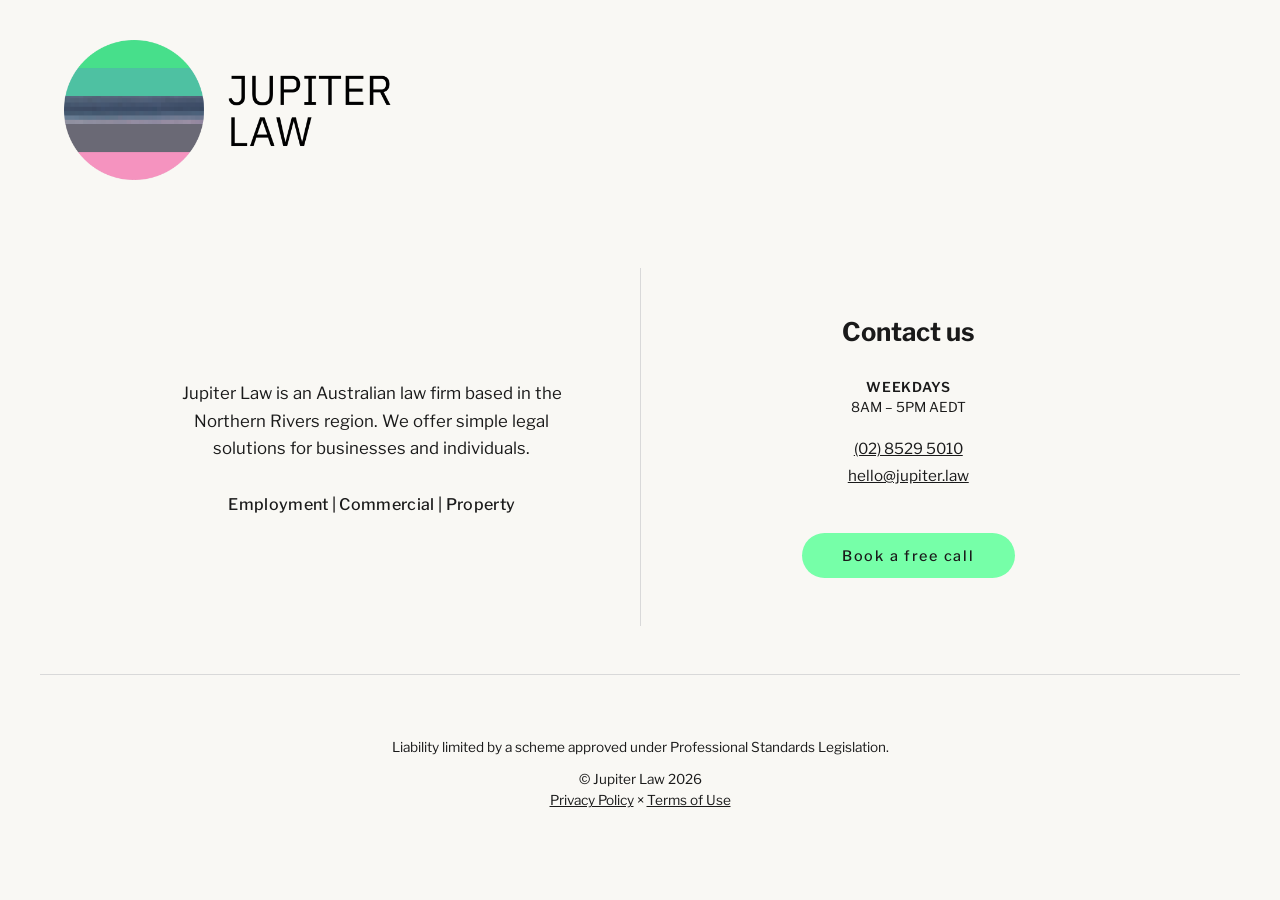
<file: index.html>
<!DOCTYPE html>
<html lang="en-AU">
<head>
  <meta charset="UTF-8">
  <meta name="viewport" content="width=device-width, initial-scale=1.0">
  <title>Jupiter Law | Online Law Firm</title>
  <link rel="icon" type="image/webp" href="images/favicon.webp">
  <meta name="description" content="Jupiter Law is an Australian law firm based in the Northern Rivers region. We offer simple legal solutions for businesses and individuals.">
  <link rel="canonical" href="https://jupiter.law/">
  <link rel="alternate" hreflang="en-AU" href="https://jupiter.law/">
  <meta property="og:title" content="Jupiter Law | Online Law Firm">
  <meta property="og:description" content="Jupiter Law is an Australian law firm based in the Northern Rivers region. We offer simple legal solutions for businesses and individuals.">
  <meta property="og:url" content="https://jupiter.law/">
  <meta property="og:type" content="website">
  <meta property="og:image" content="https://jupiter.law/images/logo-icon.webp">
  <link rel="preconnect" href="https://fonts.googleapis.com">
  <link rel="preconnect" href="https://fonts.gstatic.com" crossorigin>
  <link rel="stylesheet" href="https://fonts.googleapis.com/css2?family=Libre+Franklin:ital,wght@0,100..900;1,100..900&display=swap">
  <link rel="stylesheet" href="style.css">
</head>
<body class="home">

  <!-- Header -->
  <header class="header">
    <h1 class="logo-heading">
      <a href="/"><img src="images/logo-icon.webp" alt="Jupiter Law" class="logo-full" width="140" height="140" fetchpriority="high"></a>
    </h1>
  </header>

  <!-- Main Content -->
  <main class="main-content">
    <div class="description">
      <p>Jupiter Law is an Australian law firm based in the Northern Rivers region. We offer simple legal solutions for businesses and individuals.</p>
      <div class="practice-areas">Employment | Commercial | Property</div>
    </div>

    <div class="divider-vertical" aria-hidden="true"></div>

    <div class="contact">
      <h2>Contact us</h2>
      <p class="contact-hours">WEEKDAYS</p>
      <p class="contact-hours-time">8AM – 5PM AEDT</p>
      <a href="tel:+61285295010" class="contact-link">(02) 8529 5010</a>
      <a href="mailto:hello@jupiter.law" class="contact-link">hello@jupiter.law</a>
      <a href="https://calendar.app.google/cuDabTL9LMwgVfsM7" target="_blank" rel="noopener" class="cta-button" aria-label="Book a free call (opens in new tab)">Book a free call</a>
    </div>
  </main>

  <!-- Footer -->
  <footer class="footer footer--home">
    <p class="footer-disclaimer">Liability limited by a scheme approved under Professional Standards Legislation.</p>
    <p class="footer-copy">&copy; Jupiter Law 2026</p>
    <p class="footer-links">
      <a href="privacy.html">Privacy Policy</a> &times; <a href="terms.html">Terms of Use</a>
    </p>
  </footer>

</body>
</html>
</file>
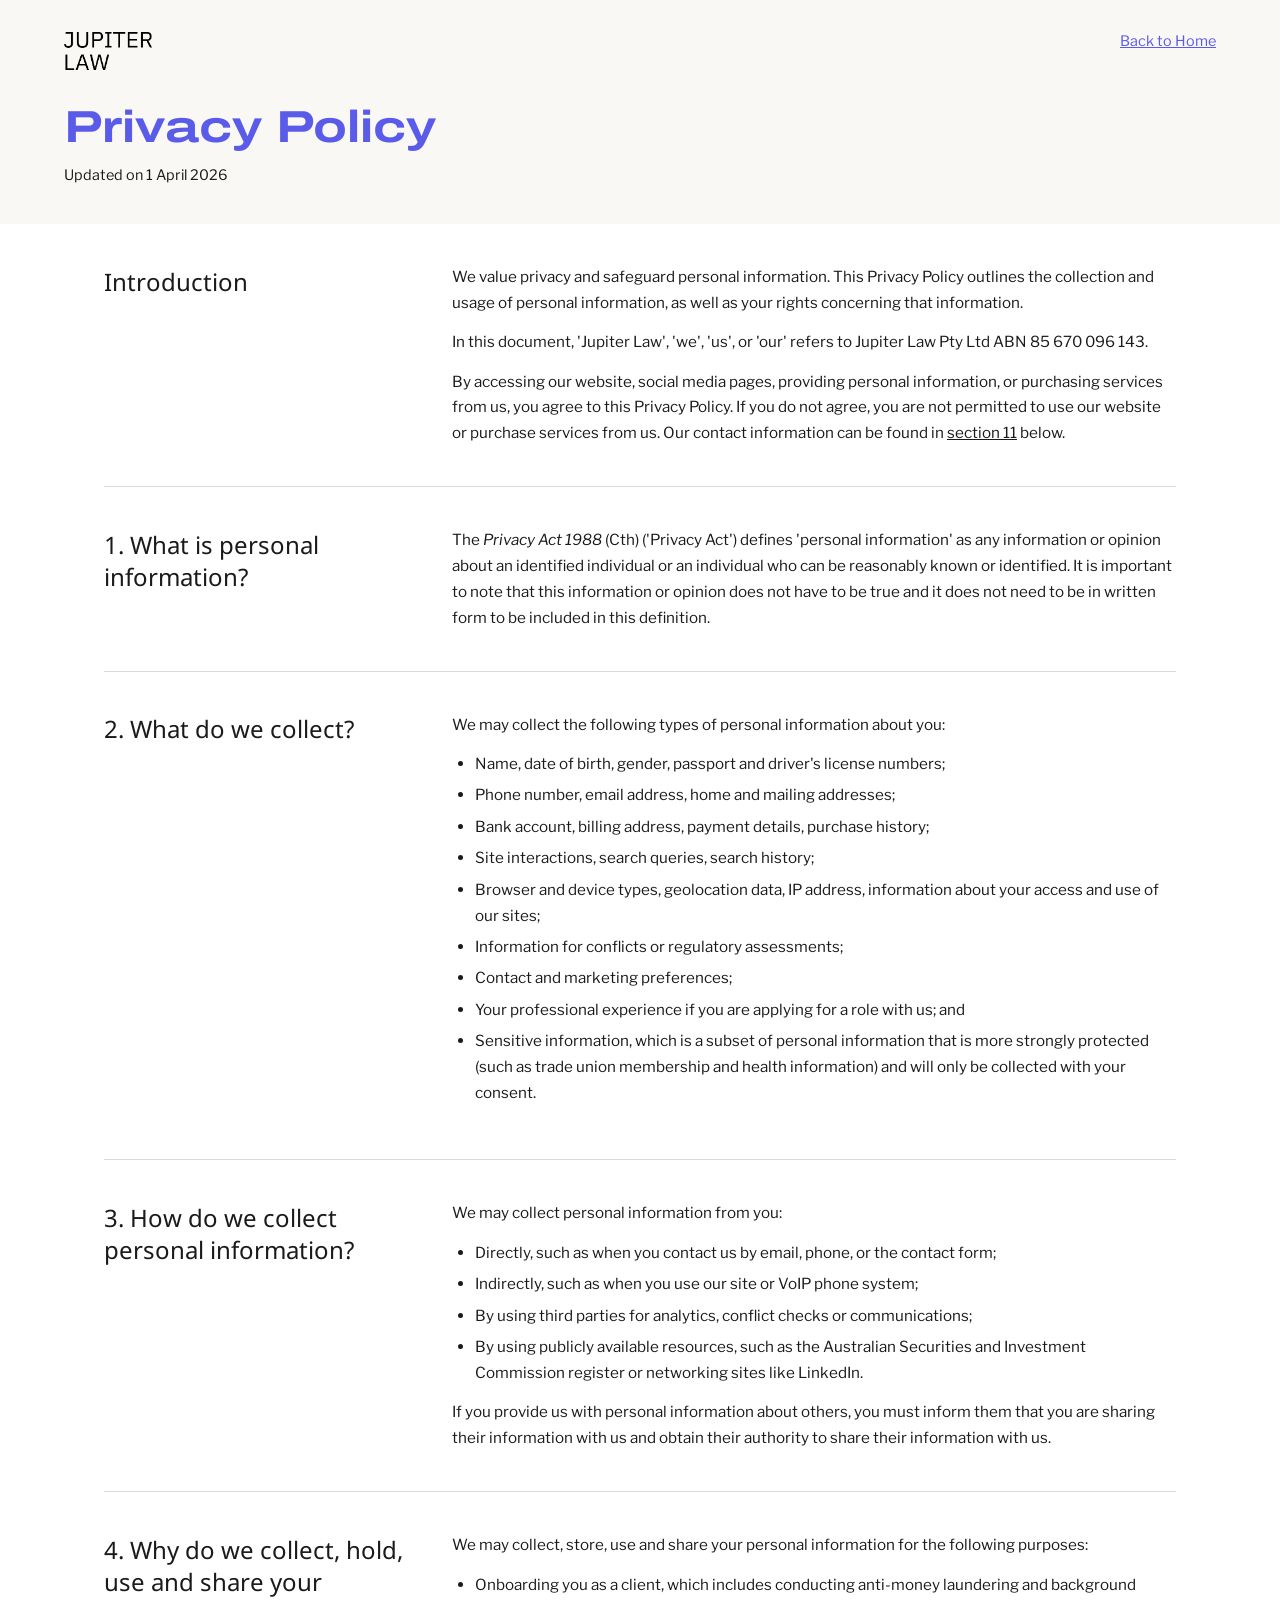
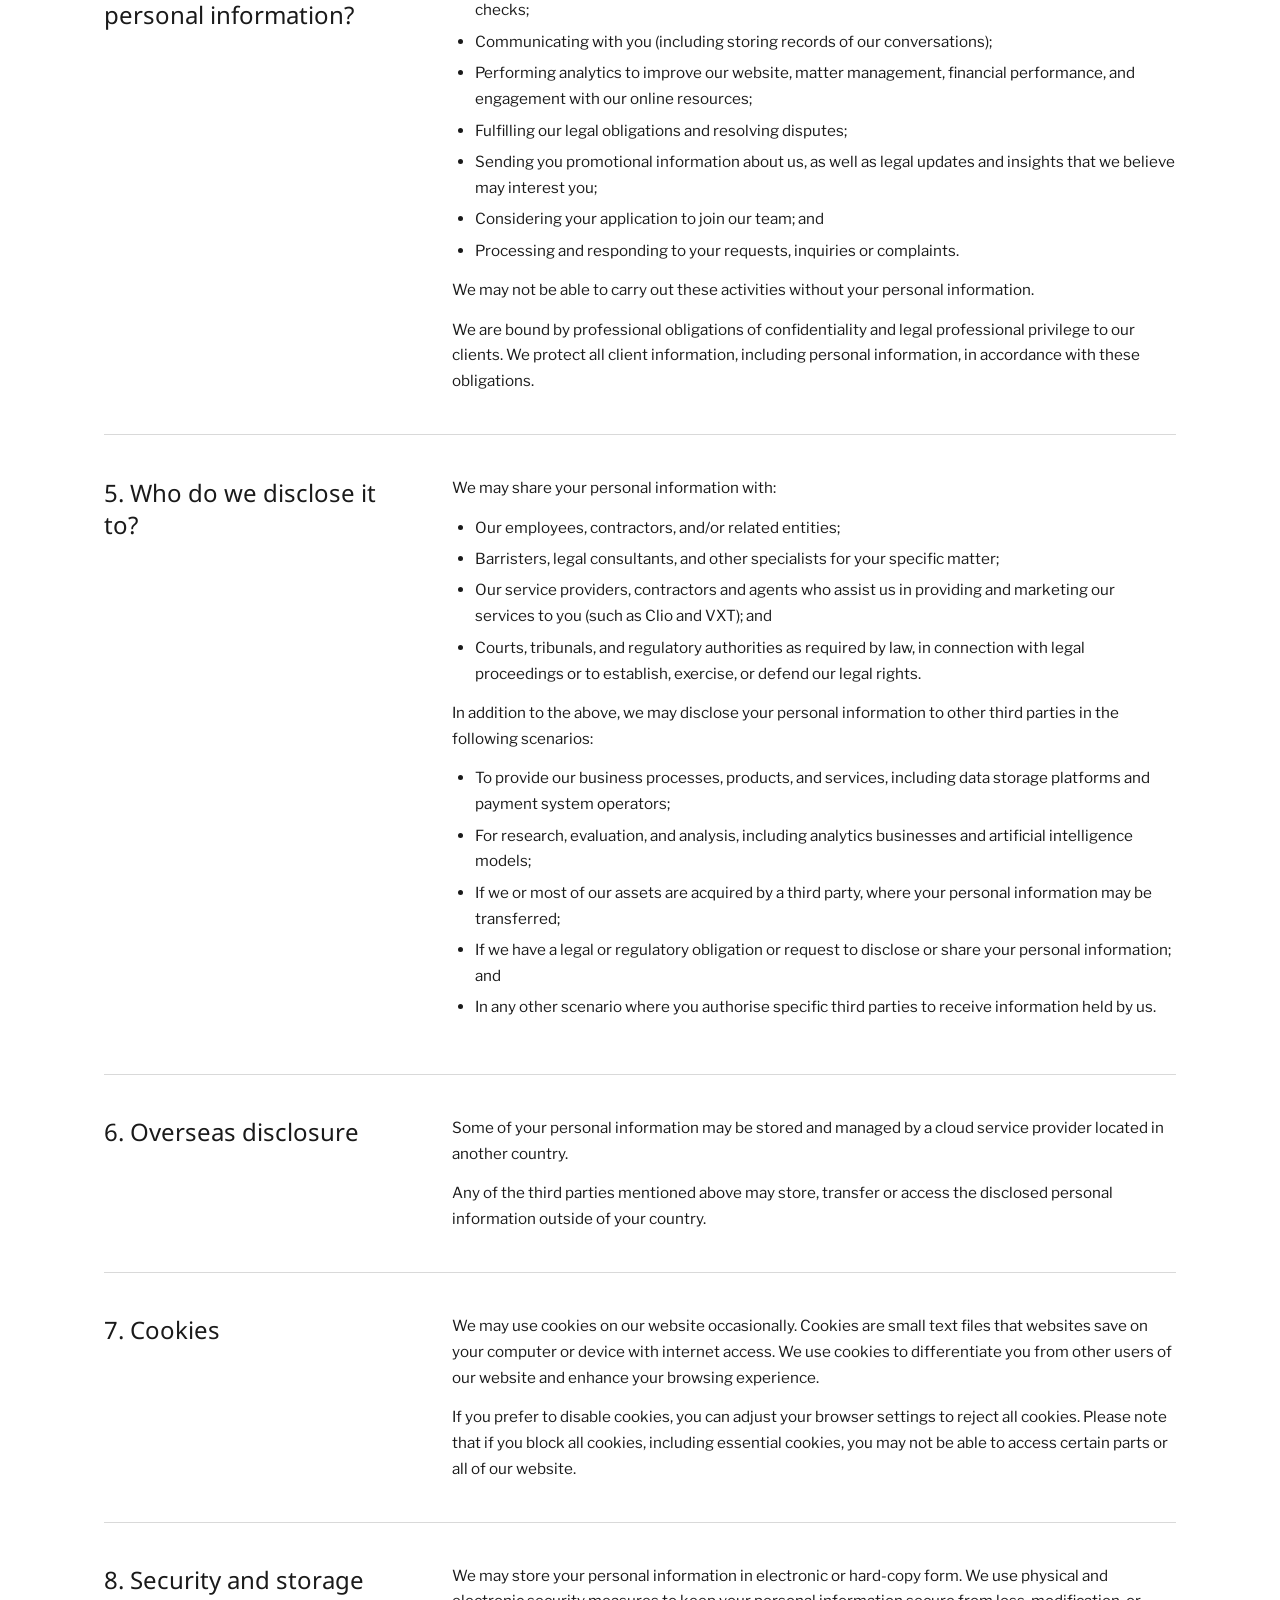
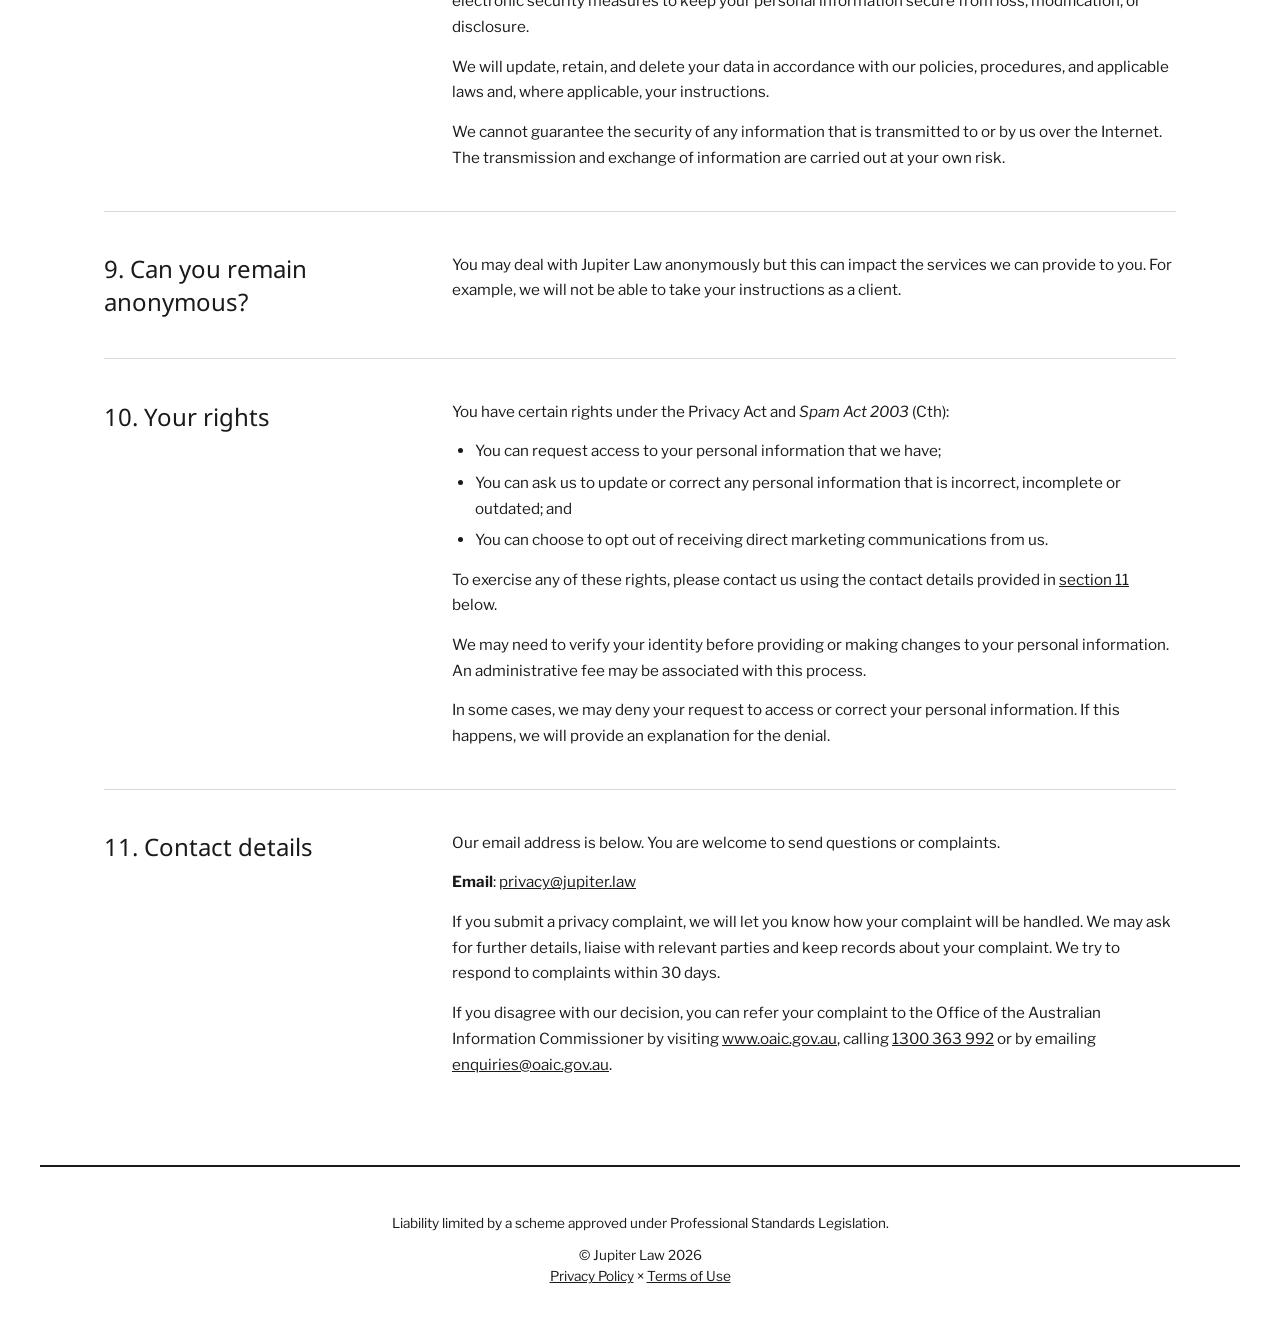
<file: privacy.html>
<!DOCTYPE html>
<html lang="en-AU">
<head>
  <meta charset="UTF-8">
  <meta name="viewport" content="width=device-width, initial-scale=1.0">
  <title>Privacy Policy — Jupiter Law</title>
  <link rel="icon" type="image/webp" href="images/favicon.webp">
  <meta name="description" content="View the Privacy Policy for all Jupiter Law website visitors and legal document users.">
  <link rel="canonical" href="https://jupiter.law/privacy.html">
  <link rel="alternate" hreflang="en-AU" href="https://jupiter.law/privacy.html">
  <meta property="og:title" content="Privacy Policy — Jupiter Law">
  <meta property="og:description" content="View the Privacy Policy for all Jupiter Law website visitors and legal document users.">
  <meta property="og:url" content="https://jupiter.law/privacy.html">
  <meta property="og:type" content="website">
  <meta property="og:image" content="https://jupiter.law/images/logo-icon.webp">
  <link rel="preconnect" href="https://fonts.googleapis.com">
  <link rel="preconnect" href="https://fonts.gstatic.com" crossorigin>
  <link rel="stylesheet" href="https://fonts.googleapis.com/css2?family=Archivo:ital,wdth,wght@0,75..125,100..900;1,75..125,100..900&family=Libre+Franklin:ital,wght@0,100..900;1,100..900&family=Noto+Sans:ital,wght@0,100..900;1,100..900&display=swap">
  <link rel="stylesheet" href="style.css">
</head>
<body class="policy">

  <!-- Page Header -->
  <header class="page-header">
    <div class="page-header-top">
      <a href="/" class="logo-link"><img src="images/logo-text.webp" alt="Jupiter Law" class="logo-text-img" width="2419" height="1057" fetchpriority="high"></a>
      <a href="/" class="back-link">Back to Home</a>
    </div>
    <h1 class="page-title">Privacy Policy</h1>
    <p class="page-date">Updated on 1 April 2026</p>
  </header>

  <!-- Content -->
  <main class="content">

    <div class="section">
      <h2 class="section-heading">Introduction</h2>
      <div class="section-body">
        <p>We value privacy and safeguard personal information. This Privacy Policy outlines the collection and usage of personal information, as well as your rights concerning that information.</p>
        <p>In this document, 'Jupiter Law', 'we', 'us', or 'our' refers to Jupiter Law Pty Ltd ABN 85 670 096 143.</p>
        <p>By accessing our website, social media pages, providing personal information, or purchasing services from us, you agree to this Privacy Policy. If you do not agree, you are not permitted to use our website or purchase services from us. Our contact information can be found in <a href="#section11">section 11</a> below.</p>
      </div>
    </div>

    <div class="section">
      <h2 class="section-heading">1. What is personal information?</h2>
      <div class="section-body">
        <p>The <em>Privacy Act 1988</em> (Cth) ('Privacy Act') defines 'personal information' as any information or opinion about an identified individual or an individual who can be reasonably known or identified. It is important to note that this information or opinion does not have to be true and it does not need to be in written form to be included in this definition.</p>
      </div>
    </div>

    <div class="section">
      <h2 class="section-heading">2. What do we collect?</h2>
      <div class="section-body">
        <p>We may collect the following types of personal information about you:</p>
        <ul>
          <li>Name, date of birth, gender, passport and driver's license numbers;</li>
          <li>Phone number, email address, home and mailing addresses;</li>
          <li>Bank account, billing address, payment details, purchase history;</li>
          <li>Site interactions, search queries, search history;</li>
          <li>Browser and device types, geolocation data, IP address, information about your access and use of our sites;</li>
          <li>Information for conflicts or regulatory assessments;</li>
          <li>Contact and marketing preferences;</li>
          <li>Your professional experience if you are applying for a role with us; and</li>
          <li>Sensitive information, which is a subset of personal information that is more strongly protected (such as trade union membership and health information) and will only be collected with your consent.</li>
        </ul>
      </div>
    </div>

    <div class="section">
      <h2 class="section-heading">3. How do we collect personal information?</h2>
      <div class="section-body">
        <p>We may collect personal information from you:</p>
        <ul>
          <li>Directly, such as when you contact us by email, phone, or the contact form;</li>
          <li>Indirectly, such as when you use our site or VoIP phone system;</li>
          <li>By using third parties for analytics, conflict checks or communications;</li>
          <li>By using publicly available resources, such as the Australian Securities and Investment Commission register or networking sites like LinkedIn.</li>
        </ul>
        <p>If you provide us with personal information about others, you must inform them that you are sharing their information with us and obtain their authority to share their information with us.</p>
      </div>
    </div>

    <div class="section">
      <h2 class="section-heading">4. Why do we collect, hold, use and share your personal information?</h2>
      <div class="section-body">
        <p>We may collect, store, use and share your personal information for the following purposes:</p>
        <ul>
          <li>Onboarding you as a client, which includes conducting anti-money laundering and background checks;</li>
          <li>Communicating with you (including storing records of our conversations);</li>
          <li>Performing analytics to improve our website, matter management, financial performance, and engagement with our online resources;</li>
          <li>Fulfilling our legal obligations and resolving disputes;</li>
          <li>Sending you promotional information about us, as well as legal updates and insights that we believe may interest you;</li>
          <li>Considering your application to join our team; and</li>
          <li>Processing and responding to your requests, inquiries or complaints.</li>
        </ul>
        <p>We may not be able to carry out these activities without your personal information.</p>
        <p>We are bound by professional obligations of confidentiality and legal professional privilege to our clients. We protect all client information, including personal information, in accordance with these obligations.</p>
      </div>
    </div>

    <div class="section">
      <h2 class="section-heading">5. Who do we disclose it to?</h2>
      <div class="section-body">
        <p>We may share your personal information with:</p>
        <ul>
          <li>Our employees, contractors, and/or related entities;</li>
          <li>Barristers, legal consultants, and other specialists for your specific matter;</li>
          <li>Our service providers, contractors and agents who assist us in providing and marketing our services to you (such as Clio and VXT); and</li>
          <li>Courts, tribunals, and regulatory authorities as required by law, in connection with legal proceedings or to establish, exercise, or defend our legal rights.</li>
        </ul>
        <p>In addition to the above, we may disclose your personal information to other third parties in the following scenarios:</p>
        <ul>
          <li>To provide our business processes, products, and services, including data storage platforms and payment system operators;</li>
          <li>For research, evaluation, and analysis, including analytics businesses and artificial intelligence models;</li>
          <li>If we or most of our assets are acquired by a third party, where your personal information may be transferred;</li>
          <li>If we have a legal or regulatory obligation or request to disclose or share your personal information; and</li>
          <li>In any other scenario where you authorise specific third parties to receive information held by us.</li>
        </ul>
      </div>
    </div>

    <div class="section">
      <h2 class="section-heading">6. Overseas disclosure</h2>
      <div class="section-body">
        <p>Some of your personal information may be stored and managed by a cloud service provider located in another country.</p>
        <p>Any of the third parties mentioned above may store, transfer or access the disclosed personal information outside of your country.</p>
      </div>
    </div>

    <div class="section">
      <h2 class="section-heading">7. Cookies</h2>
      <div class="section-body">
        <p>We may use cookies on our website occasionally. Cookies are small text files that websites save on your computer or device with internet access. We use cookies to differentiate you from other users of our website and enhance your browsing experience.</p>
        <p>If you prefer to disable cookies, you can adjust your browser settings to reject all cookies. Please note that if you block all cookies, including essential cookies, you may not be able to access certain parts or all of our website.</p>
      </div>
    </div>

    <div class="section">
      <h2 class="section-heading">8. Security and storage</h2>
      <div class="section-body">
        <p>We may store your personal information in electronic or hard-copy form. We use physical and electronic security measures to keep your personal information secure from loss, modification, or disclosure.</p>
        <p>We will update, retain, and delete your data in accordance with our policies, procedures, and applicable laws and, where applicable, your instructions.</p>
        <p>We cannot guarantee the security of any information that is transmitted to or by us over the Internet. The transmission and exchange of information are carried out at your own risk.</p>
      </div>
    </div>

    <div class="section">
      <h2 class="section-heading">9. Can you remain anonymous?</h2>
      <div class="section-body">
        <p>You may deal with Jupiter Law anonymously but this can impact the services we can provide to you. For example, we will not be able to take your instructions as a client.</p>
      </div>
    </div>

    <div class="section">
      <h2 class="section-heading">10. Your rights</h2>
      <div class="section-body">
        <p>You have certain rights under the Privacy Act and <em>Spam Act 2003</em> (Cth):</p>
        <ul>
          <li>You can request access to your personal information that we have;</li>
          <li>You can ask us to update or correct any personal information that is incorrect, incomplete or outdated; and</li>
          <li>You can choose to opt out of receiving direct marketing communications from us.</li>
        </ul>
        <p>To exercise any of these rights, please contact us using the contact details provided in <a href="#section11">section 11</a> below.</p>
        <p>We may need to verify your identity before providing or making changes to your personal information. An administrative fee may be associated with this process.</p>
        <p>In some cases, we may deny your request to access or correct your personal information. If this happens, we will provide an explanation for the denial.</p>
      </div>
    </div>

    <div class="section" id="section11">
      <h2 class="section-heading">11. Contact details</h2>
      <div class="section-body">
        <p>Our email address is below. You are welcome to send questions or complaints.</p>
        <p><strong>Email</strong>: <a href="mailto:privacy@jupiter.law">privacy@jupiter.law</a></p>
        <p>If you submit a privacy complaint, we will let you know how your complaint will be handled. We may ask for further details, liaise with relevant parties and keep records about your complaint. We try to respond to complaints within 30 days.</p>
        <p>If you disagree with our decision, you can refer your complaint to the Office of the Australian Information Commissioner by visiting <a href="https://www.oaic.gov.au" target="_blank" rel="noopener">www.oaic.gov.au</a>, calling <a href="tel:1300363992">1300 363 992</a> or by emailing <a href="mailto:enquiries@oaic.gov.au">enquiries@oaic.gov.au</a>.</p>
      </div>
    </div>

  </main>

  <!-- Footer -->
  <footer class="footer footer--policy">
    <p class="footer-disclaimer">Liability limited by a scheme approved under Professional Standards Legislation.</p>
    <p class="footer-copy">&copy; Jupiter Law 2026</p>
    <p class="footer-links">
      <a href="privacy.html">Privacy Policy</a> &times; <a href="terms.html">Terms of Use</a>
    </p>
  </footer>

</body>
</html>
</file>
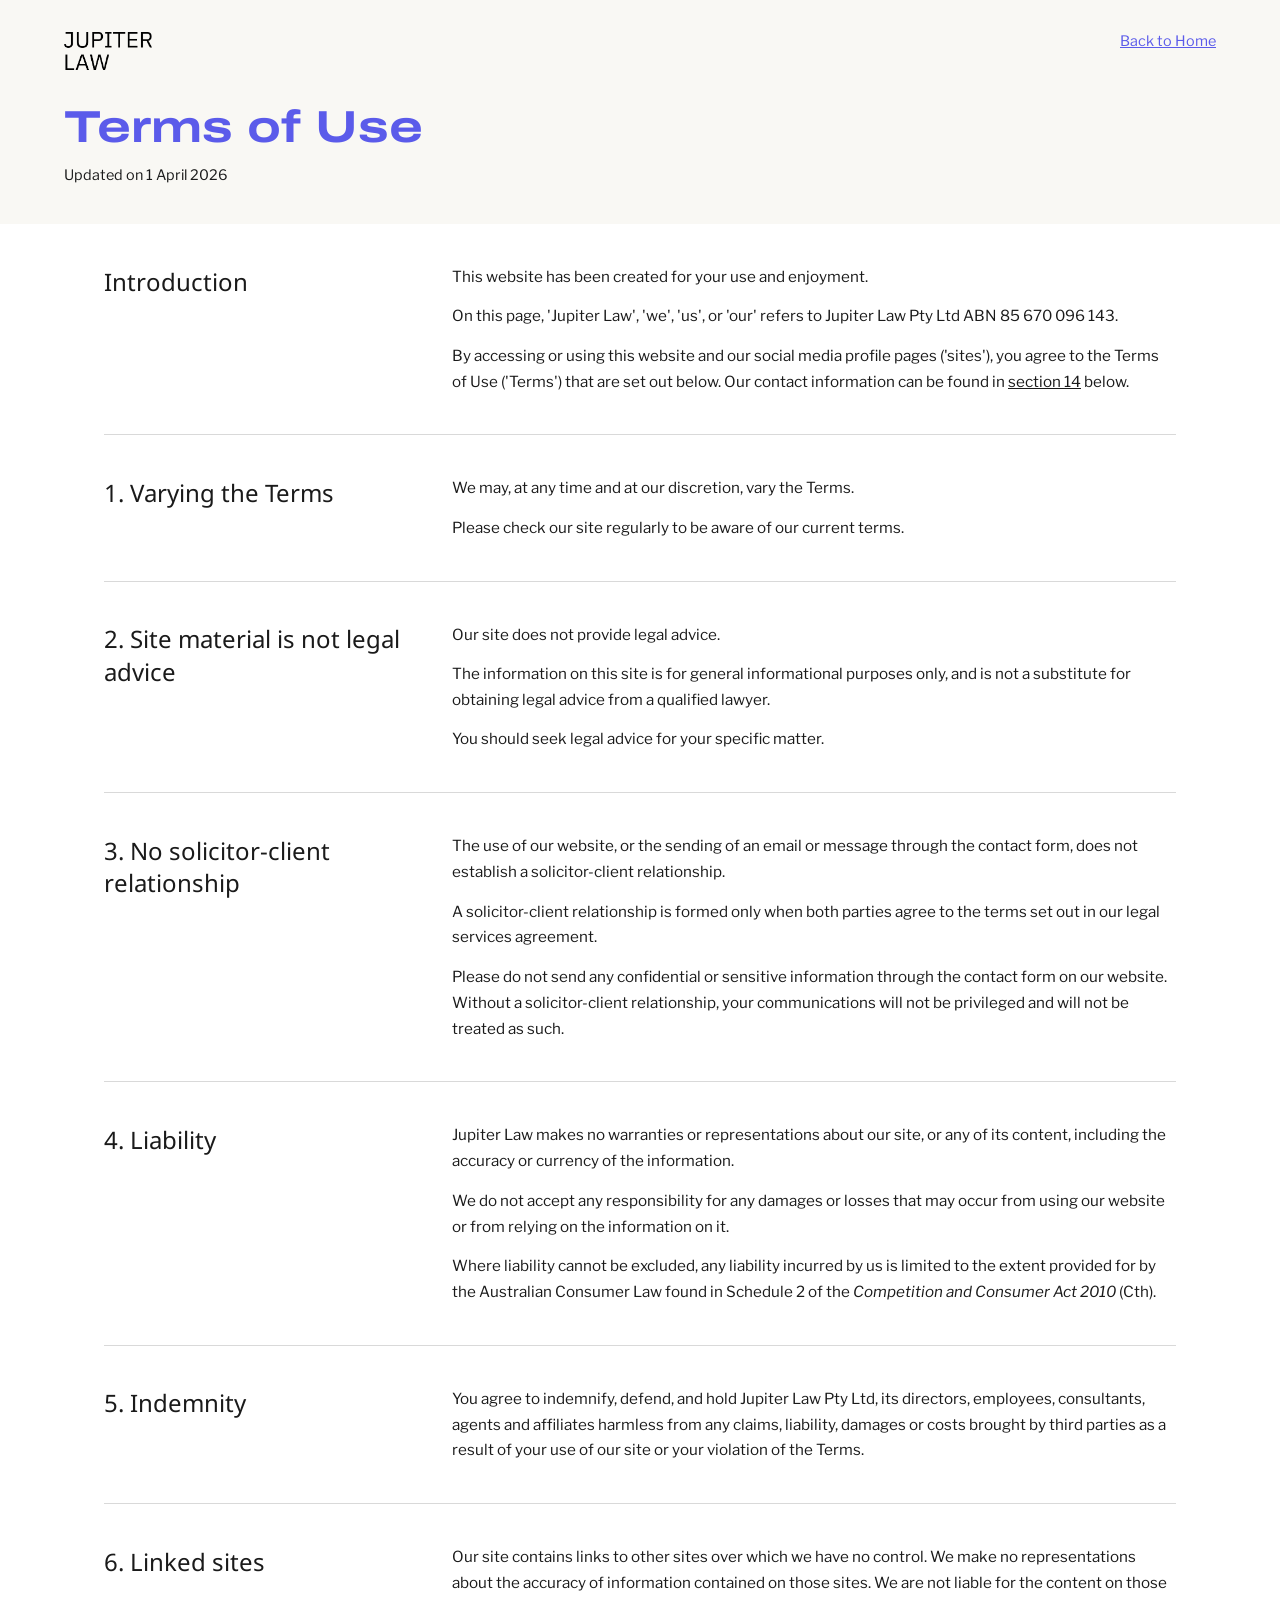
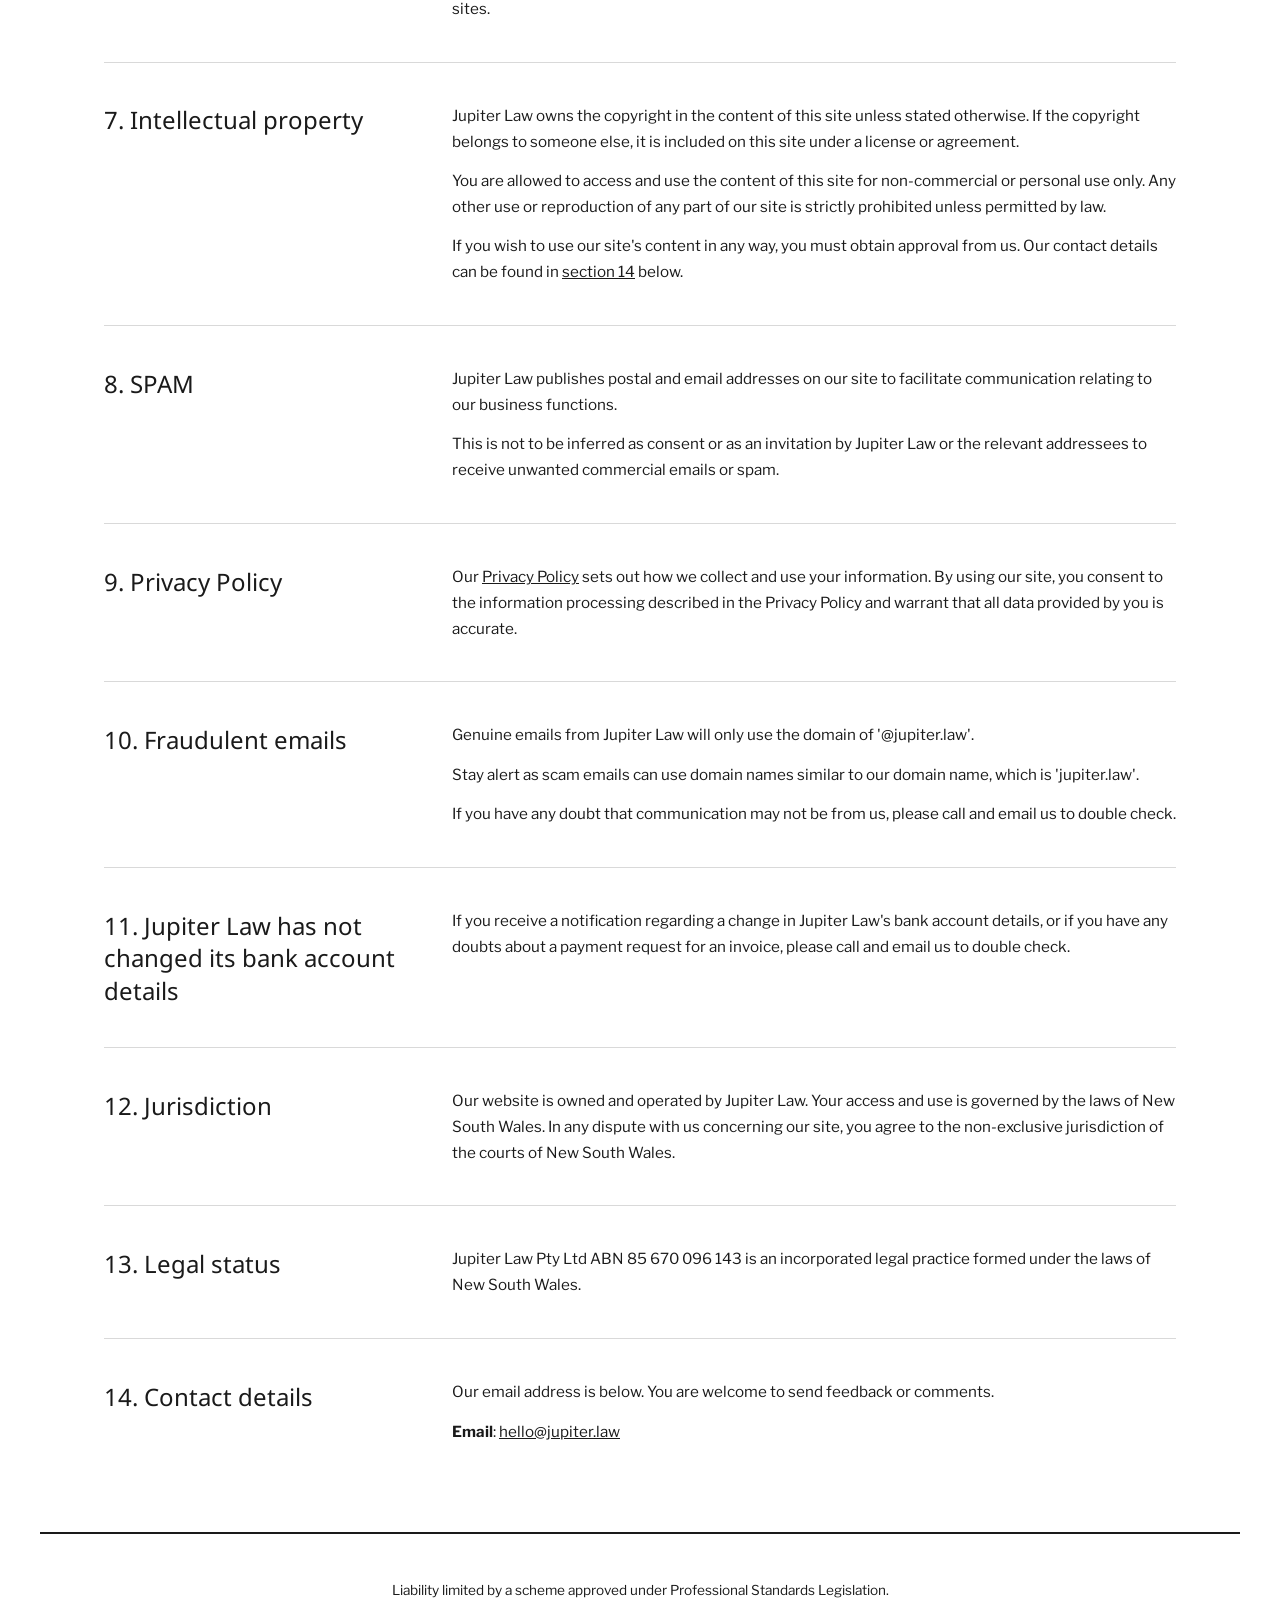
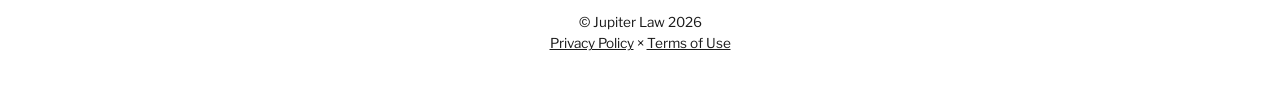
<file: terms.html>
<!DOCTYPE html>
<html lang="en-AU">
<head>
  <meta charset="UTF-8">
  <meta name="viewport" content="width=device-width, initial-scale=1.0">
  <title>Terms of Use — Jupiter Law</title>
  <link rel="icon" type="image/webp" href="images/favicon.webp">
  <meta name="description" content="Terms of Use for Jupiter Law — governing your use of our website and services.">
  <link rel="canonical" href="https://jupiter.law/terms.html">
  <link rel="alternate" hreflang="en-AU" href="https://jupiter.law/terms.html">
  <meta property="og:title" content="Terms of Use — Jupiter Law">
  <meta property="og:description" content="Terms of Use for Jupiter Law — governing your use of our website and services.">
  <meta property="og:url" content="https://jupiter.law/terms.html">
  <meta property="og:type" content="website">
  <meta property="og:image" content="https://jupiter.law/images/logo-icon.webp">
  <link rel="preconnect" href="https://fonts.googleapis.com">
  <link rel="preconnect" href="https://fonts.gstatic.com" crossorigin>
  <link rel="stylesheet" href="https://fonts.googleapis.com/css2?family=Archivo:ital,wdth,wght@0,75..125,100..900;1,75..125,100..900&family=Libre+Franklin:ital,wght@0,100..900;1,100..900&family=Noto+Sans:ital,wght@0,100..900;1,100..900&display=swap">
  <link rel="stylesheet" href="style.css">
</head>
<body class="policy">

  <header class="page-header">
    <div class="page-header-top">
      <a href="/" class="logo-link"><img src="images/logo-text.webp" alt="Jupiter Law" class="logo-text-img" width="2419" height="1057" fetchpriority="high"></a>
      <a href="/" class="back-link">Back to Home</a>
    </div>
    <h1 class="page-title">Terms of Use</h1>
    <p class="page-date">Updated on 1 April 2026</p>
  </header>

  <main class="content">

    <div class="section">
      <h2 class="section-heading">Introduction</h2>
      <div class="section-body">
        <p>This website has been created for your use and enjoyment.</p>
        <p>On this page, 'Jupiter Law', 'we', 'us', or 'our' refers to Jupiter Law Pty Ltd ABN 85 670 096 143.</p>
        <p>By accessing or using this website and our social media profile pages ('sites'), you agree to the Terms of Use ('Terms') that are set out below. Our contact information can be found in <a href="#section14">section 14</a> below.</p>
      </div>
    </div>

    <div class="section">
      <h2 class="section-heading">1. Varying the Terms</h2>
      <div class="section-body">
        <p>We may, at any time and at our discretion, vary the Terms.</p>
        <p>Please check our site regularly to be aware of our current terms.</p>
      </div>
    </div>

    <div class="section">
      <h2 class="section-heading">2. Site material is not legal advice</h2>
      <div class="section-body">
        <p>Our site does not provide legal advice.</p>
        <p>The information on this site is for general informational purposes only, and is not a substitute for obtaining legal advice from a qualified lawyer.</p>
        <p>You should seek legal advice for your specific matter.</p>
      </div>
    </div>

    <div class="section">
      <h2 class="section-heading">3. No solicitor-client relationship</h2>
      <div class="section-body">
        <p>The use of our website, or the sending of an email or message through the contact form, does not establish a solicitor-client relationship.</p>
        <p>A solicitor-client relationship is formed only when both parties agree to the terms set out in our legal services agreement.</p>
        <p>Please do not send any confidential or sensitive information through the contact form on our website. Without a solicitor-client relationship, your communications will not be privileged and will not be treated as such.</p>
      </div>
    </div>

    <div class="section">
      <h2 class="section-heading">4. Liability</h2>
      <div class="section-body">
        <p>Jupiter Law makes no warranties or representations about our site, or any of its content, including the accuracy or currency of the information.</p>
        <p>We do not accept any responsibility for any damages or losses that may occur from using our website or from relying on the information on it.</p>
        <p>Where liability cannot be excluded, any liability incurred by us is limited to the extent provided for by the Australian Consumer Law found in Schedule 2 of the <em>Competition and Consumer Act 2010</em> (Cth).</p>
      </div>
    </div>

    <div class="section">
      <h2 class="section-heading">5. Indemnity</h2>
      <div class="section-body">
        <p>You agree to indemnify, defend, and hold Jupiter Law Pty Ltd, its directors, employees, consultants, agents and affiliates harmless from any claims, liability, damages or costs brought by third parties as a result of your use of our site or your violation of the Terms.</p>
      </div>
    </div>

    <div class="section">
      <h2 class="section-heading">6. Linked sites</h2>
      <div class="section-body">
        <p>Our site contains links to other sites over which we have no control. We make no representations about the accuracy of information contained on those sites. We are not liable for the content on those sites.</p>
      </div>
    </div>

    <div class="section">
      <h2 class="section-heading">7. Intellectual property</h2>
      <div class="section-body">
        <p>Jupiter Law owns the copyright in the content of this site unless stated otherwise. If the copyright belongs to someone else, it is included on this site under a license or agreement.</p>
        <p>You are allowed to access and use the content of this site for non-commercial or personal use only. Any other use or reproduction of any part of our site is strictly prohibited unless permitted by law.</p>
        <p>If you wish to use our site's content in any way, you must obtain approval from us. Our contact details can be found in <a href="#section14">section 14</a> below.</p>
      </div>
    </div>

    <div class="section">
      <h2 class="section-heading">8. SPAM</h2>
      <div class="section-body">
        <p>Jupiter Law publishes postal and email addresses on our site to facilitate communication relating to our business functions.</p>
        <p>This is not to be inferred as consent or as an invitation by Jupiter Law or the relevant addressees to receive unwanted commercial emails or spam.</p>
      </div>
    </div>

    <div class="section">
      <h2 class="section-heading">9. Privacy Policy</h2>
      <div class="section-body">
        <p>Our <a href="privacy.html">Privacy Policy</a> sets out how we collect and use your information. By using our site, you consent to the information processing described in the Privacy Policy and warrant that all data provided by you is accurate.</p>
      </div>
    </div>

    <div class="section">
      <h2 class="section-heading">10. Fraudulent emails</h2>
      <div class="section-body">
        <p>Genuine emails from Jupiter Law will only use the domain of '@jupiter.law'.</p>
        <p>Stay alert as scam emails can use domain names similar to our domain name, which is 'jupiter.law'.</p>
        <p>If you have any doubt that communication may not be from us, please call and email us to double check.</p>
      </div>
    </div>

    <div class="section">
      <h2 class="section-heading">11. Jupiter Law has not changed its bank account details</h2>
      <div class="section-body">
        <p>If you receive a notification regarding a change in Jupiter Law's bank account details, or if you have any doubts about a payment request for an invoice, please call and email us to double check.</p>
      </div>
    </div>

    <div class="section">
      <h2 class="section-heading">12. Jurisdiction</h2>
      <div class="section-body">
        <p>Our website is owned and operated by Jupiter Law. Your access and use is governed by the laws of New South Wales. In any dispute with us concerning our site, you agree to the non-exclusive jurisdiction of the courts of New South Wales.</p>
      </div>
    </div>

    <div class="section">
      <h2 class="section-heading">13. Legal status</h2>
      <div class="section-body">
        <p>Jupiter Law Pty Ltd ABN 85 670 096 143 is an incorporated legal practice formed under the laws of New South Wales.</p>
      </div>
    </div>

    <div class="section" id="section14">
      <h2 class="section-heading">14. Contact details</h2>
      <div class="section-body">
        <p>Our email address is below. You are welcome to send feedback or comments.</p>
        <p><strong>Email</strong>: <a href="mailto:hello@jupiter.law">hello@jupiter.law</a></p>
      </div>
    </div>

  </main>

  <footer class="footer footer--policy">
    <p class="footer-disclaimer">Liability limited by a scheme approved under Professional Standards Legislation.</p>
    <p class="footer-copy">&copy; Jupiter Law 2026</p>
    <p class="footer-links">
      <a href="privacy.html">Privacy Policy</a> &times; <a href="terms.html">Terms of Use</a>
    </p>
  </footer>

</body>
</html>
</file>
<file: style.css>
/* ========================
   JUPITER LAW — STYLES
   ======================== */

/* ---- DESIGN TOKENS ---- */
:root {
  --bg: #F9F8F4;
  --white: #FFFFFF;
  --black: #1A1A1A;
  --text: #1A1A1A;
  --border: #D9D9D9;
  --accent-purple: #5B5BEA;
  --accent-green: #76FFA8;
  --accent-green-hover: #5CE892;
}

/* ---- RESET ---- */
*, *::before, *::after { margin: 0; padding: 0; box-sizing: border-box; }

/* ---- BASE ---- */
body {
  font-family: 'Libre Franklin', -apple-system, BlinkMacSystemFont, sans-serif;
  color: var(--text);
  -webkit-font-smoothing: antialiased;
}

/* ========================
   HOME PAGE
   ======================== */

body.home {
  font-stretch: normal;
  background: var(--bg);
}

.header { padding: 2.5rem 5vw; }

.logo-heading { margin: 0; padding: 0; line-height: 0; font-size: 0; }

.logo-full { height: 140px; width: auto; display: block; }

.main-content {
  display: grid;
  grid-template-columns: 1fr 1px 1fr;
  max-width: 1200px;
  margin: 3rem auto;
  padding: 0 5vw;
  min-height: 300px;
  align-items: center;
}

.description { text-align: center; padding: 3rem 4rem; }

.description p {
  font-size: 1.05rem;
  line-height: 1.65;
  font-weight: 400;
  color: var(--text);
  margin-bottom: 2rem;
}

.practice-areas {
  font-size: 1rem;
  font-weight: 500;
  color: var(--text);
  letter-spacing: 0.02em;
}

.divider-vertical {
  width: 1px;
  background: var(--border);
  align-self: stretch;
}

.contact { padding: 3rem 4rem; text-align: center; }

.contact h2 {
  font-family: 'Libre Franklin', sans-serif;
  font-size: 1.6rem;
  font-weight: 700;
  margin-bottom: 2rem;
  color: var(--text);
}

.contact-hours {
  font-size: 0.85rem;
  font-weight: 600;
  text-transform: uppercase;
  letter-spacing: 0.06em;
  color: var(--text);
  margin-bottom: 0.25rem;
}

.contact-hours-time {
  font-size: 0.85rem;
  font-weight: 400;
  color: var(--text);
  margin-bottom: 1.5rem;
}

.contact-link {
  display: block;
  font-size: 0.95rem;
  color: var(--text);
  text-decoration: underline;
  margin-bottom: 0.5rem;
  transition: color 0.2s ease;
}

.contact-link:hover { color: var(--accent-purple); }

.cta-button {
  display: inline-block;
  font-family: 'Libre Franklin', sans-serif;
  font-size: 0.9rem;
  font-weight: 500;
  letter-spacing: 0.12em;
  color: var(--black);
  background: var(--accent-green);
  padding: 0.85rem 2.5rem;
  border-radius: 100px;
  text-decoration: none;
  margin-top: 2.5rem;
  transition: background 0.25s ease;
}

.cta-button:hover { background: var(--accent-green-hover); }

/* ========================
   POLICY PAGES
   ======================== */

body.policy { background: var(--white); }

.page-header { background: var(--bg); padding: 2rem 5vw 2.5rem; }

.page-header-top {
  display: flex;
  justify-content: space-between;
  align-items: flex-start;
  margin-bottom: 2rem;
}

.logo-link { text-decoration: none; display: block; }

.logo-text-img { height: 2.4rem; width: auto; display: block; }

.back-link {
  font-size: 0.9rem;
  color: var(--accent-purple);
  text-decoration: underline;
  transition: opacity 0.2s ease;
}

.back-link:hover { opacity: 0.75; }

.page-title {
  font-family: 'Archivo', sans-serif;
  font-stretch: 125%;
  font-size: 2.8rem;
  font-weight: 700;
  color: var(--accent-purple);
  margin-bottom: 0.75rem;
  line-height: 1.15;
}

.page-date {
  font-size: 0.9rem;
  color: var(--text);
  font-weight: 400;
}

.content { max-width: 1200px; margin: 0 auto; padding: 0 5vw; }

.section {
  display: grid;
  grid-template-columns: 300px 1fr;
  gap: 3rem;
  padding: 2.5rem 0;
  border-bottom: 1px solid var(--border);
  align-items: start;
}

.section:last-child { border-bottom: none; }

.section-heading {
  font-family: 'Noto Sans', sans-serif;
  font-size: 1.5rem;
  font-weight: 400;
  color: var(--text);
  line-height: 1.35;
  padding-top: 0.1rem;
}

.section-body p {
  font-size: 0.95rem;
  line-height: 1.7;
  color: var(--text);
  margin-bottom: 0.85rem;
}

.section-body p:last-child { margin-bottom: 0; }

.section-body ul {
  margin: 0.5rem 0 0.85rem 0;
  padding-left: 1.5em;
  font-size: 0.95rem;
  line-height: 1.7;
}

.section-body ul li { margin-bottom: 0.35rem; }

.section-body a {
  color: var(--text);
  text-decoration: underline;
  transition: color 0.2s ease;
}

.section-body a:hover { color: var(--accent-purple); }

.section-body em { font-style: italic; }

/* ========================
   FOOTER
   ======================== */

.footer {
  text-align: center;
  max-width: 1200px;
  margin: 0 auto;
}

.footer--home {
  padding: 4rem 2rem 3rem;
  border-top: 1px solid var(--border);
  margin-top: 2rem;
}

.footer--policy {
  padding: 3rem 2rem 2.5rem;
  border-top: 2px solid var(--black);
  margin-top: 3rem;
}

.footer-disclaimer {
  font-size: 0.85rem;
  color: var(--text);
  margin-bottom: 1rem;
}

.footer-copy {
  font-size: 0.85rem;
  color: var(--text);
  margin-bottom: 0.3rem;
}

.footer-links { font-size: 0.85rem; color: var(--text); }

.footer-links a {
  color: var(--text);
  text-decoration: underline;
  transition: color 0.2s ease;
}

.footer-links a:hover { color: var(--accent-purple); }

/* ========================
   RESPONSIVE
   ======================== */

@media (max-width: 768px) {
  /* Home page */
  .header { padding: 1.5rem; }
  .logo-full { height: 90px; }
  .main-content { grid-template-columns: 1fr; padding: 0 1.5rem; margin: 1rem auto 0; min-height: unset; }
  .divider-vertical { display: none; }
  .description { padding: 1.5rem 0; }
  .description p { margin-bottom: 1.25rem; }
  .contact { padding: 1.5rem 0 1.25rem; border-top: 1px solid var(--border); }
  .contact h2 { margin-bottom: 1.25rem; }
  .contact-hours-time { margin-bottom: 1rem; }
  .cta-button { display: inline-block; margin-top: 1.5rem; padding: 0.85rem 2.5rem; }
  .footer--home { padding: 2rem 1.5rem 1.5rem; margin-top: 1.5rem; }

  /* Policy pages */
  .page-header { padding: 1.5rem 1.5rem 2rem; }
  .page-title { font-size: 2rem; }
  .content { padding: 0 1.5rem; }
  .section { grid-template-columns: 1fr; gap: 0.75rem; padding: 2rem 0; }
  .section-heading { font-size: 1.25rem; }
  .footer--policy { margin: 2rem 1.5rem 0; padding: 2rem 1rem; }
}
</file>
